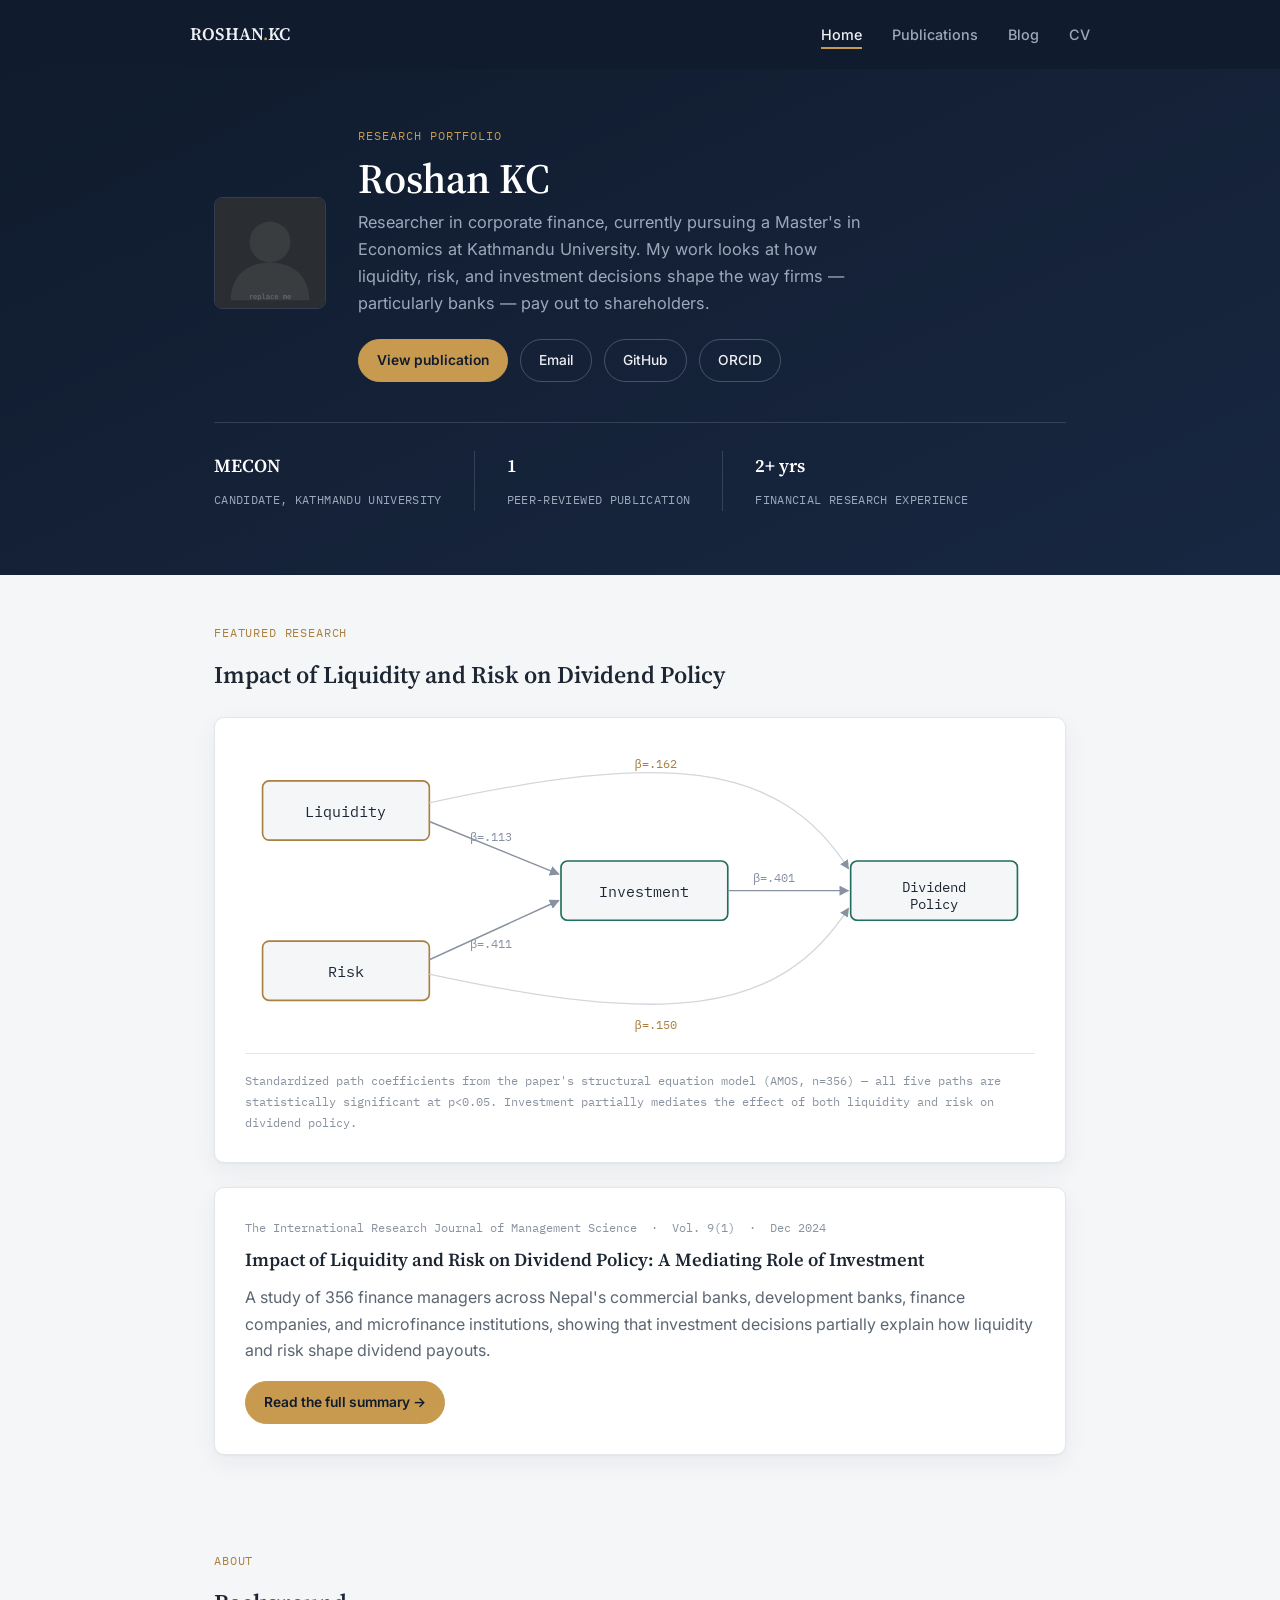
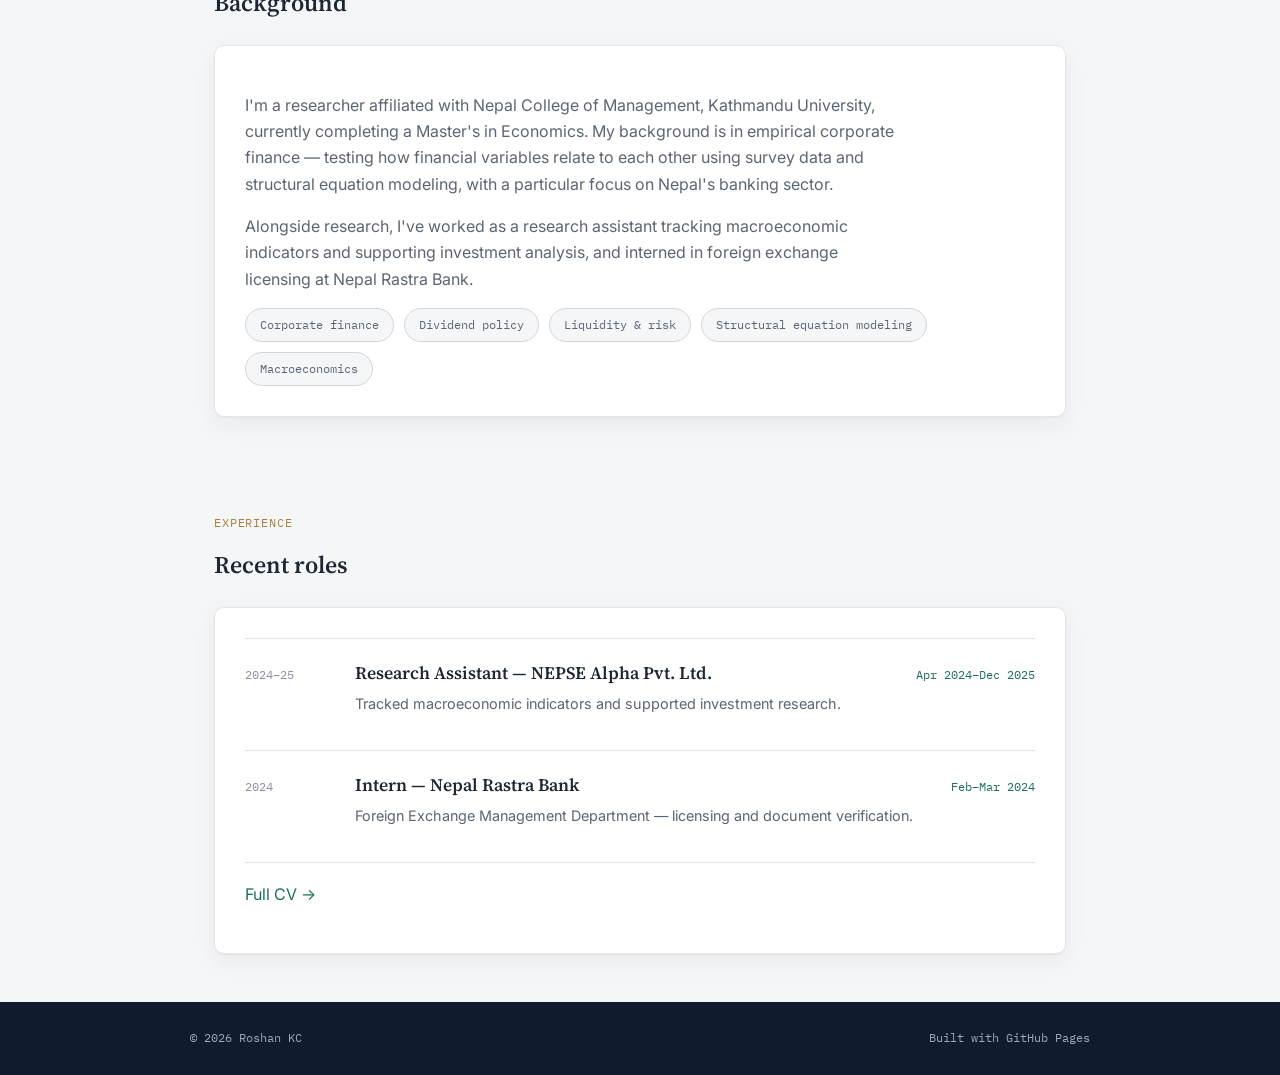
<file: index.html>
<!DOCTYPE html>
<html lang="en">
<head>
<meta charset="UTF-8">
<meta name="viewport" content="width=device-width, initial-scale=1.0">
<title>Roshan KC — Research</title>
<meta name="description" content="Research portfolio of Roshan KC — corporate finance, liquidity, risk, and dividend policy.">
<link rel="stylesheet" href="style.css">
</head>
<body>

<div class="topbar-outer">
  <div class="wrap topbar">
    <div class="brand">ROSHAN<span class="dot">.</span>KC</div>
    <ul>
      <li><a href="index.html" class="active">Home</a></li>
      <li><a href="publications.html">Publications</a></li>
      <li><a href="blog.html">Blog</a></li>
      <li><a href="cv.html">CV</a></li>
    </ul>
  </div>
</div>

<div class="hero-band">
  <div class="wrap">
    <div class="hero-inner">
      <img src="photo-placeholder.svg" alt="Photo of Roshan KC">
      <div>
        <div class="eyebrow">Research portfolio</div>
        <h1>Roshan KC</h1>
        <p class="lede">
          Researcher in corporate finance, currently pursuing a Master's in
          Economics at Kathmandu University. My work looks at how liquidity,
          risk, and investment decisions shape the way firms — particularly
          banks — pay out to shareholders.
        </p>
        <div class="btn-row">
          <a class="btn btn-solid" href="publications.html">View publication</a>
          <a class="btn" href="mailto:roshankc2468@gmail.com">Email</a>
          <a class="btn" href="https://github.com/iamroshankc" target="_blank" rel="noopener">GitHub</a>
          <a class="btn" href="https://orcid.org/0009-0005-8117-1470" target="_blank" rel="noopener">ORCID</a>
        </div>
      </div>
    </div>

    <div class="stat-strip">
      <div class="stat-chip">
        <span class="num">MECON</span>
        <span class="label">Candidate, Kathmandu University</span>
      </div>
      <div class="stat-chip">
        <span class="num">1</span>
        <span class="label">Peer-reviewed publication</span>
      </div>
      <div class="stat-chip">
        <span class="num">2+ yrs</span>
        <span class="label">Financial research experience</span>
      </div>
    </div>
  </div>
</div>

<div class="wrap">

  <section class="section">
    <div class="eyebrow">Featured research</div>
    <h2>Impact of Liquidity and Risk on Dividend Policy</h2>

    <div class="card">
      <div class="diagram-card">
        <svg viewBox="0 0 720 264" xmlns="http://www.w3.org/2000/svg">
          <defs>
            <marker id="arrow" viewBox="0 0 10 10" refX="9" refY="5" markerWidth="7" markerHeight="7" orient="auto-start-reverse">
              <path d="M0,0 L10,5 L0,10 z" fill="#8992A0"></path>
            </marker>
          </defs>

          <rect x="16" y="30" width="152" height="54" rx="6" fill="#F5F6F8" stroke="#A9803F" stroke-width="1.5"></rect>
          <text x="92" y="63" text-anchor="middle" font-family="IBM Plex Mono, monospace" font-size="14" fill="#1C2733">Liquidity</text>

          <rect x="16" y="176" width="152" height="54" rx="6" fill="#F5F6F8" stroke="#A9803F" stroke-width="1.5"></rect>
          <text x="92" y="209" text-anchor="middle" font-family="IBM Plex Mono, monospace" font-size="14" fill="#1C2733">Risk</text>

          <rect x="288" y="103" width="152" height="54" rx="6" fill="#F5F6F8" stroke="#1F6F5C" stroke-width="1.5"></rect>
          <text x="364" y="136" text-anchor="middle" font-family="IBM Plex Mono, monospace" font-size="14" fill="#1C2733">Investment</text>

          <rect x="552" y="103" width="152" height="54" rx="6" fill="#F5F6F8" stroke="#1F6F5C" stroke-width="1.5"></rect>
          <text x="628" y="131" text-anchor="middle" font-family="IBM Plex Mono, monospace" font-size="13" fill="#1C2733">Dividend</text>
          <text x="628" y="147" text-anchor="middle" font-family="IBM Plex Mono, monospace" font-size="13" fill="#1C2733">Policy</text>

          <!-- Liquidity -> Investment -->
          <line x1="168" y1="67" x2="286" y2="115" stroke="#8992A0" stroke-width="1.3" marker-end="url(#arrow)"></line>
          <text x="205" y="85" font-family="IBM Plex Mono, monospace" font-size="11" fill="#8992A0">β=.113</text>

          <!-- Risk -> Investment -->
          <line x1="168" y1="193" x2="286" y2="139" stroke="#8992A0" stroke-width="1.3" marker-end="url(#arrow)"></line>
          <text x="205" y="182" font-family="IBM Plex Mono, monospace" font-size="11" fill="#8992A0">β=.411</text>

          <!-- Investment -> Dividend -->
          <line x1="440" y1="130" x2="550" y2="130" stroke="#8992A0" stroke-width="1.3" marker-end="url(#arrow)"></line>
          <text x="463" y="122" font-family="IBM Plex Mono, monospace" font-size="11" fill="#8992A0">β=.401</text>

          <!-- Liquidity -> Dividend (direct) -->
          <path d="M168,50 C 380,4 486,10 550,110" fill="none" stroke="#D2D7DD" stroke-width="1.2" marker-end="url(#arrow)"></path>
          <text x="355" y="18" font-family="IBM Plex Mono, monospace" font-size="11" fill="#A9803F">β=.162</text>

          <!-- Risk -> Dividend (direct) -->
          <path d="M168,206 C 380,252 486,246 550,146" fill="none" stroke="#D2D7DD" stroke-width="1.2" marker-end="url(#arrow)"></path>
          <text x="355" y="256" font-family="IBM Plex Mono, monospace" font-size="11" fill="#A9803F">β=.150</text>
        </svg>
        <div class="caption">
          Standardized path coefficients from the paper's structural equation
          model (AMOS, n=356) — all five paths are statistically significant
          at p&lt;0.05. Investment partially mediates the effect of both
          liquidity and risk on dividend policy.
        </div>
      </div>
    </div>

    <div class="card pub-teaser">
      <div class="journal-meta">The International Research Journal of Management Science &nbsp;·&nbsp; Vol. 9(1) &nbsp;·&nbsp; Dec 2024</div>
      <h3><a href="publications.html">Impact of Liquidity and Risk on Dividend Policy: A Mediating Role of Investment</a></h3>
      <p>
        A study of 356 finance managers across Nepal's commercial banks,
        development banks, finance companies, and microfinance institutions,
        showing that investment decisions partially explain how liquidity and
        risk shape dividend payouts.
      </p>
      <a class="btn btn-solid" href="publications.html">Read the full summary &rarr;</a>
    </div>
  </section>

  <section class="section">
    <div class="eyebrow">About</div>
    <h2>Background</h2>
    <div class="card">
      <div class="prose">
        <p>
          I'm a researcher affiliated with Nepal College of Management,
          Kathmandu University, currently completing a Master's in Economics.
          My background is in empirical corporate finance — testing how
          financial variables relate to each other using survey data and
          structural equation modeling, with a particular focus on Nepal's
          banking sector.
        </p>
        <p>
          Alongside research, I've worked as a research assistant tracking
          macroeconomic indicators and supporting investment analysis, and
          interned in foreign exchange licensing at Nepal Rastra Bank.
        </p>
      </div>
      <div class="tags">
        <span class="tag">Corporate finance</span>
        <span class="tag">Dividend policy</span>
        <span class="tag">Liquidity &amp; risk</span>
        <span class="tag">Structural equation modeling</span>
        <span class="tag">Macroeconomics</span>
      </div>
    </div>
  </section>

  <section class="section">
    <div class="eyebrow">Experience</div>
    <h2>Recent roles</h2>
    <div class="card">
      <div class="entries">
        <div class="entry">
          <span class="date">2024–25</span>
          <div>
            <span class="title" style="cursor:default;">Research Assistant — NEPSE Alpha Pvt. Ltd.</span>
            <p class="excerpt">Tracked macroeconomic indicators and supported investment research.</p>
          </div>
          <span class="tag-mini">Apr 2024–Dec 2025</span>
        </div>
        <div class="entry">
          <span class="date">2024</span>
          <div>
            <span class="title" style="cursor:default;">Intern — Nepal Rastra Bank</span>
            <p class="excerpt">Foreign Exchange Management Department — licensing and document verification.</p>
          </div>
          <span class="tag-mini">Feb–Mar 2024</span>
        </div>
      </div>
      <p style="margin-top:18px;"><a href="cv.html#experience">Full CV &rarr;</a></p>
    </div>
  </section>

</div>

<div class="footer-outer">
  <div class="wrap footer-band">
    <span>&copy; 2026 Roshan KC</span>
    <span>Built with GitHub Pages</span>
  </div>
</div>

</body>
</html>
</file>
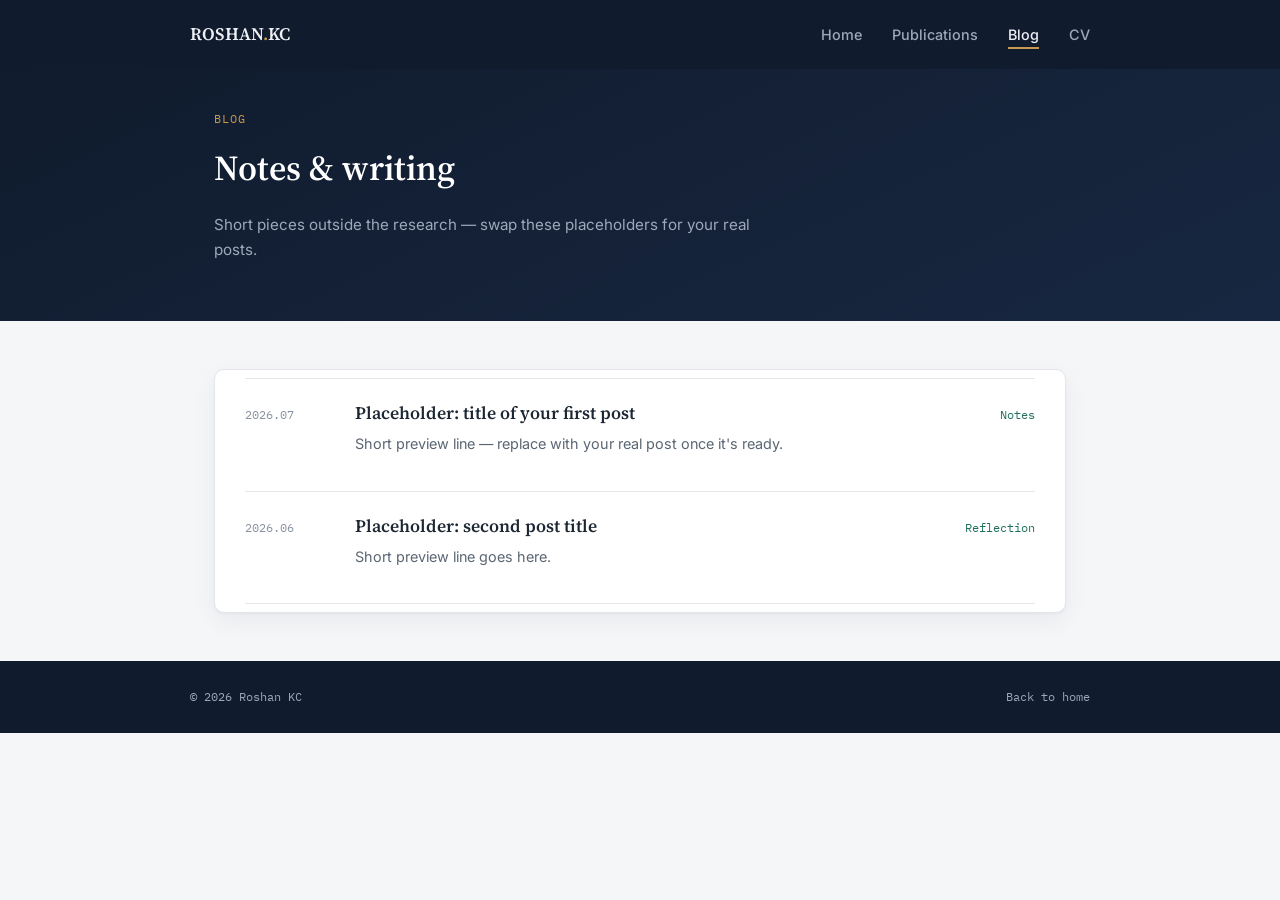
<file: blog.html>
<!DOCTYPE html>
<html lang="en">
<head>
<meta charset="UTF-8">
<meta name="viewport" content="width=device-width, initial-scale=1.0">
<title>Blog — Roshan KC</title>
<link rel="stylesheet" href="style.css">
</head>
<body>

<div class="topbar-outer">
  <div class="wrap topbar">
    <div class="brand">ROSHAN<span class="dot">.</span>KC</div>
    <ul>
      <li><a href="index.html">Home</a></li>
      <li><a href="publications.html">Publications</a></li>
      <li><a href="blog.html" class="active">Blog</a></li>
      <li><a href="cv.html">CV</a></li>
    </ul>
  </div>
</div>

<div class="page-band">
  <div class="wrap">
    <div class="eyebrow">Blog</div>
    <h1>Notes &amp; writing</h1>
    <p class="sub">Short pieces outside the research — swap these placeholders for your real posts.</p>
  </div>
</div>

<div class="wrap">
  <section class="section">
    <div class="card" style="padding: 8px 30px;">
      <div class="entries">
        <div class="entry">
          <span class="date">2026.07</span>
          <div>
            <a class="title" href="#">Placeholder: title of your first post</a>
            <p class="excerpt">Short preview line — replace with your real post once it's ready.</p>
          </div>
          <span class="tag-mini">Notes</span>
        </div>
        <div class="entry">
          <span class="date">2026.06</span>
          <div>
            <a class="title" href="#">Placeholder: second post title</a>
            <p class="excerpt">Short preview line goes here.</p>
          </div>
          <span class="tag-mini">Reflection</span>
        </div>
      </div>
    </div>
  </section>
</div>

<div class="footer-outer">
  <div class="wrap footer-band">
    <span>&copy; 2026 Roshan KC</span>
    <span><a href="index.html">Back to home</a></span>
  </div>
</div>

</body>
</html>
</file>
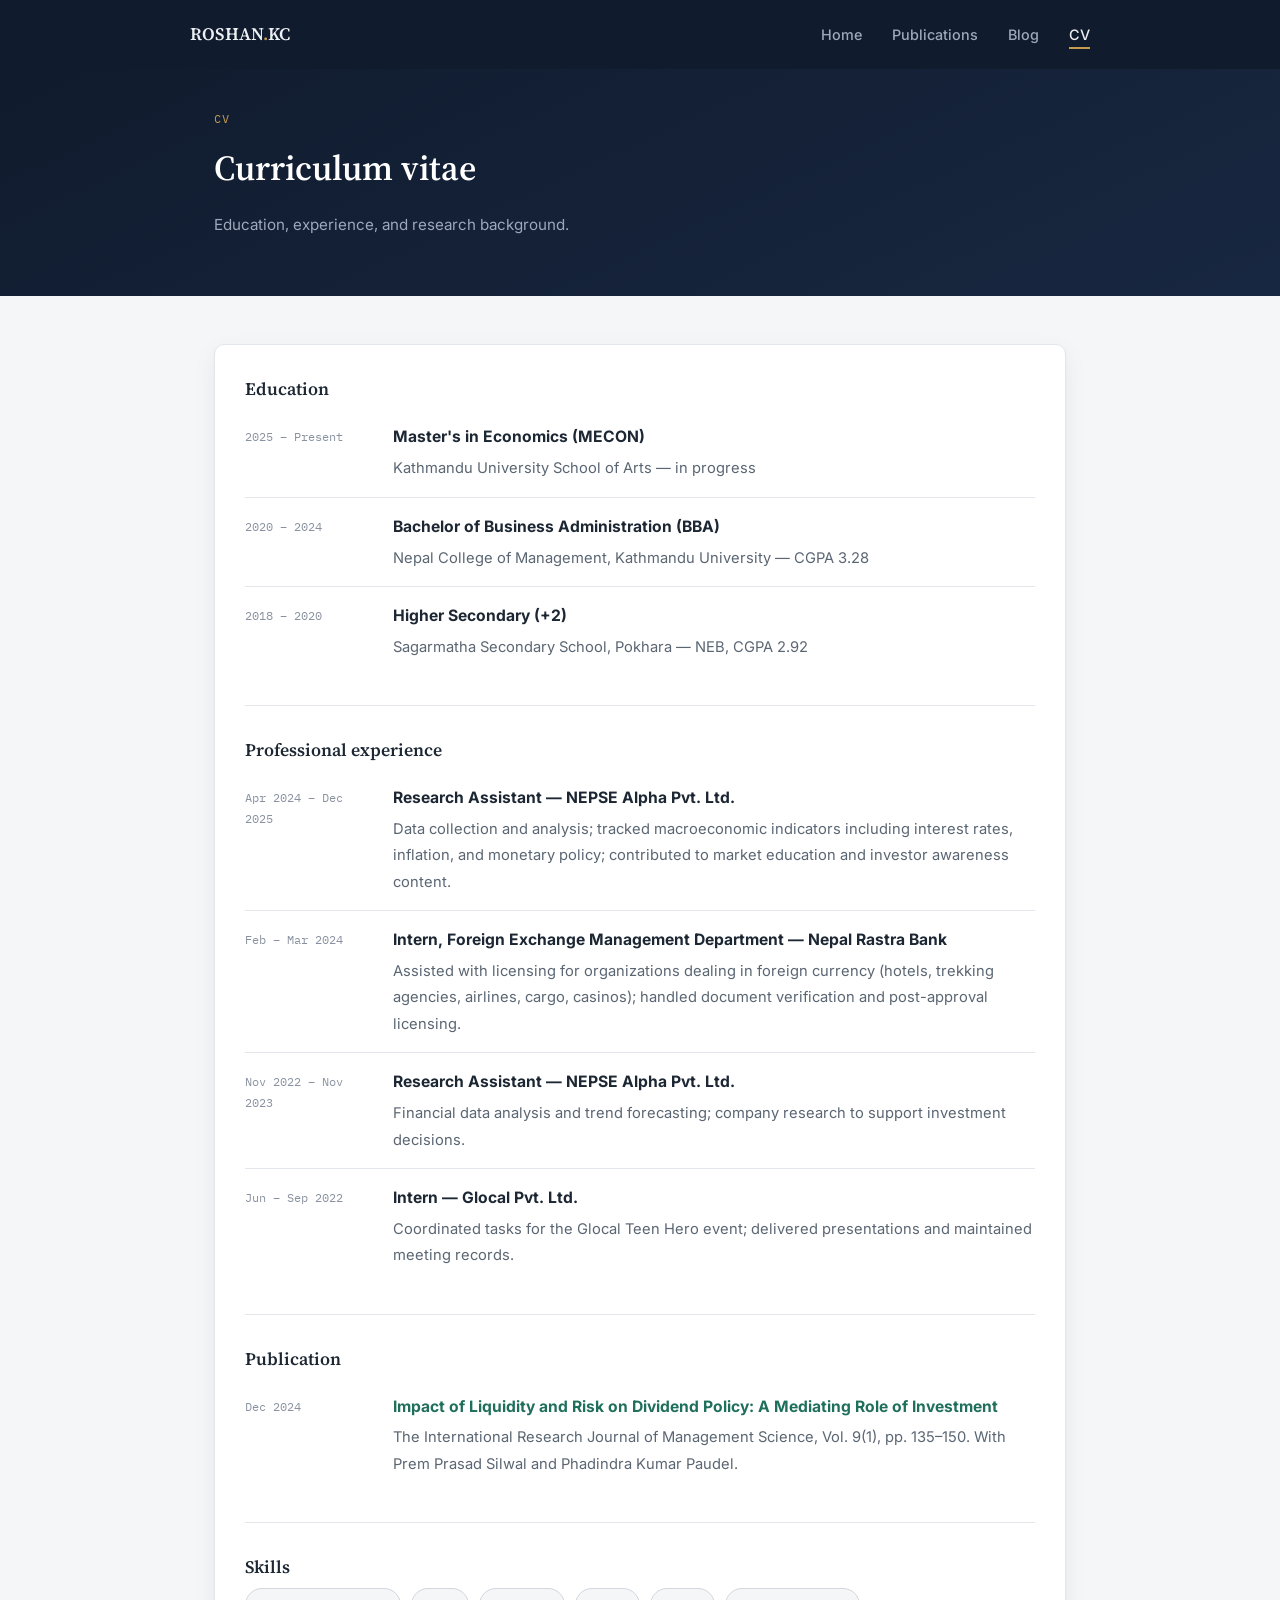
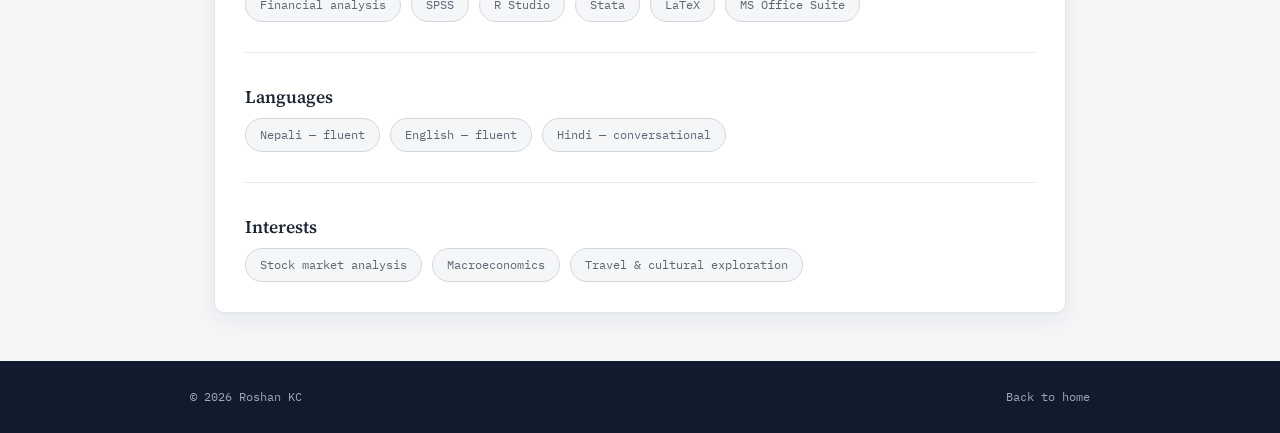
<file: cv.html>
<!DOCTYPE html>
<html lang="en">
<head>
<meta charset="UTF-8">
<meta name="viewport" content="width=device-width, initial-scale=1.0">
<title>CV — Roshan KC</title>
<link rel="stylesheet" href="style.css">
</head>
<body>

<div class="topbar-outer">
  <div class="wrap topbar">
    <div class="brand">ROSHAN<span class="dot">.</span>KC</div>
    <ul>
      <li><a href="index.html">Home</a></li>
      <li><a href="publications.html">Publications</a></li>
      <li><a href="blog.html">Blog</a></li>
      <li><a href="cv.html" class="active">CV</a></li>
    </ul>
  </div>
</div>

<div class="page-band">
  <div class="wrap">
    <div class="eyebrow">CV</div>
    <h1>Curriculum vitae</h1>
    <p class="sub">Education, experience, and research background.</p>
  </div>
</div>

<div class="wrap">
  <section class="section">
    <div class="card">

      <div class="cv-block">
        <h3>Education</h3>
        <div class="cv-item">
          <div class="when">2025 – Present</div>
          <div class="what">
            <strong>Master's in Economics (MECON)</strong>
            <span>Kathmandu University School of Arts — in progress</span>
          </div>
        </div>
        <div class="cv-item">
          <div class="when">2020 – 2024</div>
          <div class="what">
            <strong>Bachelor of Business Administration (BBA)</strong>
            <span>Nepal College of Management, Kathmandu University — CGPA 3.28</span>
          </div>
        </div>
        <div class="cv-item">
          <div class="when">2018 – 2020</div>
          <div class="what">
            <strong>Higher Secondary (+2)</strong>
            <span>Sagarmatha Secondary School, Pokhara — NEB, CGPA 2.92</span>
          </div>
        </div>
      </div>

      <div class="cv-divider"></div>

      <div class="cv-block" id="experience">
        <h3>Professional experience</h3>
        <div class="cv-item">
          <div class="when">Apr 2024 – Dec 2025</div>
          <div class="what">
            <strong>Research Assistant — NEPSE Alpha Pvt. Ltd.</strong>
            <span>Data collection and analysis; tracked macroeconomic indicators including interest rates, inflation, and monetary policy; contributed to market education and investor awareness content.</span>
          </div>
        </div>
        <div class="cv-item">
          <div class="when">Feb – Mar 2024</div>
          <div class="what">
            <strong>Intern, Foreign Exchange Management Department — Nepal Rastra Bank</strong>
            <span>Assisted with licensing for organizations dealing in foreign currency (hotels, trekking agencies, airlines, cargo, casinos); handled document verification and post-approval licensing.</span>
          </div>
        </div>
        <div class="cv-item">
          <div class="when">Nov 2022 – Nov 2023</div>
          <div class="what">
            <strong>Research Assistant — NEPSE Alpha Pvt. Ltd.</strong>
            <span>Financial data analysis and trend forecasting; company research to support investment decisions.</span>
          </div>
        </div>
        <div class="cv-item">
          <div class="when">Jun – Sep 2022</div>
          <div class="what">
            <strong>Intern — Glocal Pvt. Ltd.</strong>
            <span>Coordinated tasks for the Glocal Teen Hero event; delivered presentations and maintained meeting records.</span>
          </div>
        </div>
      </div>

      <div class="cv-divider"></div>

      <div class="cv-block">
        <h3>Publication</h3>
        <div class="cv-item">
          <div class="when">Dec 2024</div>
          <div class="what">
            <strong><a href="publications.html">Impact of Liquidity and Risk on Dividend Policy: A Mediating Role of Investment</a></strong>
            <span>The International Research Journal of Management Science, Vol. 9(1), pp. 135–150. With Prem Prasad Silwal and Phadindra Kumar Paudel.</span>
          </div>
        </div>
      </div>

      <div class="cv-divider"></div>

      <div class="cv-block">
        <h3>Skills</h3>
        <div class="tags">
          <span class="tag">Financial analysis</span>
          <span class="tag">SPSS</span>
          <span class="tag">R Studio</span>
          <span class="tag">Stata</span>
          <span class="tag">LaTeX</span>
          <span class="tag">MS Office Suite</span>
        </div>
      </div>

      <div class="cv-divider"></div>

      <div class="cv-block">
        <h3>Languages</h3>
        <div class="tags">
          <span class="tag">Nepali — fluent</span>
          <span class="tag">English — fluent</span>
          <span class="tag">Hindi — conversational</span>
        </div>
      </div>

      <div class="cv-divider"></div>

      <div class="cv-block">
        <h3>Interests</h3>
        <div class="tags">
          <span class="tag">Stock market analysis</span>
          <span class="tag">Macroeconomics</span>
          <span class="tag">Travel &amp; cultural exploration</span>
        </div>
      </div>

    </div>
  </section>
</div>

<div class="footer-outer">
  <div class="wrap footer-band">
    <span>&copy; 2026 Roshan KC</span>
    <span><a href="index.html">Back to home</a></span>
  </div>
</div>

</body>
</html>
</file>
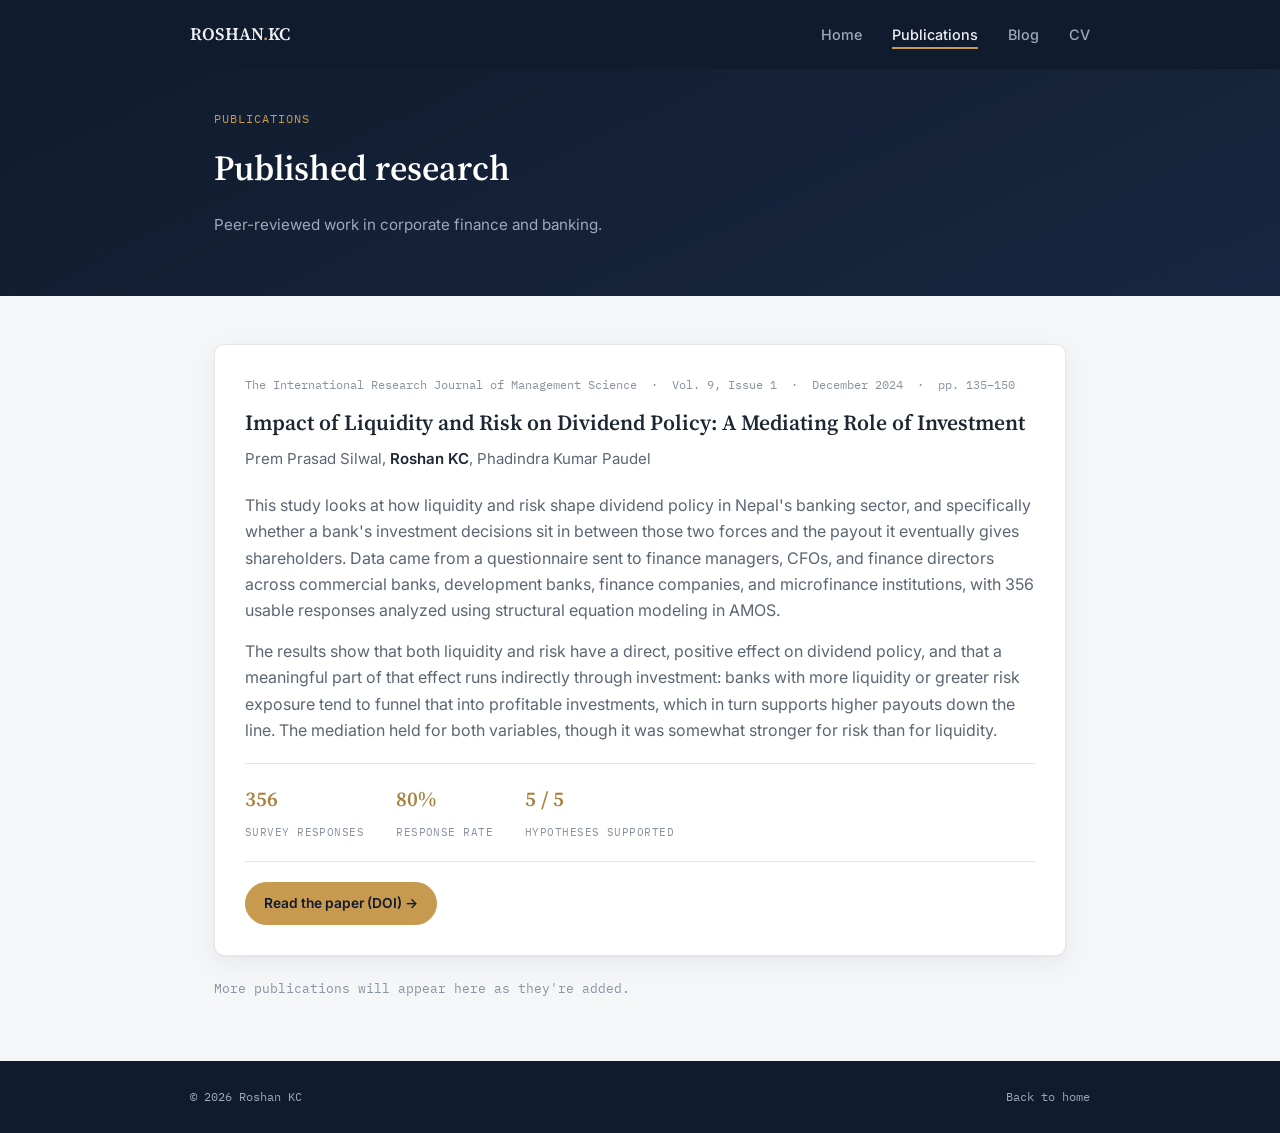
<file: publications.html>
<!DOCTYPE html>
<html lang="en">
<head>
<meta charset="UTF-8">
<meta name="viewport" content="width=device-width, initial-scale=1.0">
<title>Publications — Roshan KC</title>
<link rel="stylesheet" href="style.css">
</head>
<body>

<div class="topbar-outer">
  <div class="wrap topbar">
    <div class="brand">ROSHAN<span class="dot">.</span>KC</div>
    <ul>
      <li><a href="index.html">Home</a></li>
      <li><a href="publications.html" class="active">Publications</a></li>
      <li><a href="blog.html">Blog</a></li>
      <li><a href="cv.html">CV</a></li>
    </ul>
  </div>
</div>

<div class="page-band">
  <div class="wrap">
    <div class="eyebrow">Publications</div>
    <h1>Published research</h1>
    <p class="sub">Peer-reviewed work in corporate finance and banking.</p>
  </div>
</div>

<div class="wrap">
  <section class="section">
    <div class="card pub-card">
      <div class="journal-meta">The International Research Journal of Management Science &nbsp;·&nbsp; Vol. 9, Issue 1 &nbsp;·&nbsp; December 2024 &nbsp;·&nbsp; pp. 135–150</div>
      <h3>Impact of Liquidity and Risk on Dividend Policy: A Mediating Role of Investment</h3>
      <div class="authors">Prem Prasad Silwal, <span class="me">Roshan KC</span>, Phadindra Kumar Paudel</div>

      <p>
        This study looks at how liquidity and risk shape dividend policy in
        Nepal's banking sector, and specifically whether a bank's investment
        decisions sit in between those two forces and the payout it eventually
        gives shareholders. Data came from a questionnaire sent to finance
        managers, CFOs, and finance directors across commercial banks,
        development banks, finance companies, and microfinance institutions,
        with 356 usable responses analyzed using structural equation modeling
        in AMOS.
      </p>
      <p>
        The results show that both liquidity and risk have a direct, positive
        effect on dividend policy, and that a meaningful part of that effect
        runs indirectly through investment: banks with more liquidity or
        greater risk exposure tend to funnel that into profitable investments,
        which in turn supports higher payouts down the line. The mediation
        held for both variables, though it was somewhat stronger for risk than
        for liquidity.
      </p>

      <div class="stats">
        <div class="stat">
          <span class="num">356</span>
          <span class="label">Survey responses</span>
        </div>
        <div class="stat">
          <span class="num">80%</span>
          <span class="label">Response rate</span>
        </div>
        <div class="stat">
          <span class="num">5 / 5</span>
          <span class="label">Hypotheses supported</span>
        </div>
      </div>

      <div class="cta">
        <a class="btn btn-solid" href="https://doi.org/10.3126/irjms.v9i1.72719" target="_blank" rel="noopener" style="color:#101B2D;">Read the paper (DOI) &rarr;</a>
      </div>
    </div>

    <p style="margin-top:22px; color: var(--ink-faint); font-family: var(--mono); font-size:0.82rem;">
      More publications will appear here as they're added.
    </p>
  </section>
</div>

<div class="footer-outer">
  <div class="wrap footer-band">
    <span>&copy; 2026 Roshan KC</span>
    <span><a href="index.html">Back to home</a></span>
  </div>
</div>

</body>
</html>
</file>
<file: style.css>
/* ============================================================
   Roshan KC — professional research portfolio, v3
   Palette: deep navy + brass/gold + a paper-white working area.
   Signature: the paper's own path model, presented as a single
   clean "signal card" on the home page.
   ============================================================ */

@import url('https://fonts.googleapis.com/css2?family=Source+Serif+4:opsz,wght@8..60,500;8..60,600;8..60,700&family=Inter:wght@400;500;600;700&family=IBM+Plex+Mono:wght@400;500&display=swap');

:root {
  --navy: #101B2D;
  --navy-2: #182741;
  --paper: #F5F6F8;
  --card: #FFFFFF;
  --ink: #1C2733;
  --ink-dim: #5B6673;
  --ink-faint: #8992A0;
  --gold: #A9803F;
  --gold-bright: #C79A50;
  --teal: #1F6F5C;
  --border: #E3E6EA;
  --border-strong: #D2D7DD;
  --on-navy: #EDEFF3;
  --on-navy-dim: #9DA8BB;

  --display: 'Source Serif 4', Georgia, serif;
  --body: 'Inter', system-ui, sans-serif;
  --mono: 'IBM Plex Mono', monospace;

  --shadow-card: 0 1px 2px rgba(16,27,45,0.04), 0 8px 24px rgba(16,27,45,0.06);
}

* { box-sizing: border-box; }
html { scroll-behavior: smooth; }

body {
  margin: 0;
  background: var(--paper);
  color: var(--ink);
  font-family: var(--body);
  line-height: 1.65;
  -webkit-font-smoothing: antialiased;
}

a { color: var(--teal); text-decoration: none; }
a:hover { color: var(--gold); }
a:focus-visible, button:focus-visible {
  outline: 2px solid var(--gold);
  outline-offset: 3px;
}

.wrap {
  max-width: 900px;
  margin: 0 auto;
  padding: 0 24px;
}

/* ---------- Top bar ---------- */

.topbar-outer {
  background: var(--navy);
}

.topbar {
  display: flex;
  align-items: center;
  justify-content: space-between;
  padding: 20px 0;
}

.topbar .brand {
  font-family: var(--display);
  font-weight: 600;
  font-size: 1.1rem;
  color: var(--on-navy);
  letter-spacing: 0.01em;
}

.topbar .brand .dot { color: var(--gold-bright); }

.topbar ul {
  list-style: none;
  display: flex;
  gap: 30px;
  margin: 0;
  padding: 0;
  font-family: var(--body);
  font-weight: 500;
  font-size: 0.9rem;
}

.topbar a { color: var(--on-navy-dim); }
.topbar a:hover, .topbar a.active { color: var(--on-navy); }
.topbar a.active { border-bottom: 2px solid var(--gold-bright); padding-bottom: 4px; }

/* ---------- Hero band (home page) ---------- */

.hero-band {
  background: linear-gradient(155deg, var(--navy) 0%, var(--navy-2) 100%);
  padding: 56px 0 64px;
}

.hero-inner {
  display: flex;
  gap: 32px;
  align-items: center;
  flex-wrap: wrap;
}

.hero-inner img {
  width: 112px;
  height: 112px;
  border-radius: 8px;
  border: 1px solid rgba(255,255,255,0.14);
  object-fit: cover;
  flex-shrink: 0;
}

.hero-band .eyebrow {
  font-family: var(--mono);
  font-size: 0.78rem;
  color: var(--gold-bright);
  text-transform: uppercase;
  letter-spacing: 0.08em;
  margin-bottom: 10px;
}

.hero-band h1 {
  font-family: var(--display);
  font-weight: 600;
  font-size: clamp(2rem, 4.5vw, 2.6rem);
  color: #fff;
  margin: 0 0 8px;
  line-height: 1.1;
}

.hero-band p.lede {
  color: var(--on-navy-dim);
  max-width: 52ch;
  font-size: 1.02rem;
  margin: 0 0 22px;
}

.btn-row {
  display: flex;
  gap: 12px;
  flex-wrap: wrap;
}

.btn {
  display: inline-flex;
  align-items: center;
  gap: 6px;
  font-family: var(--body);
  font-weight: 500;
  font-size: 0.86rem;
  padding: 9px 18px;
  border-radius: 999px;
  border: 1px solid rgba(255,255,255,0.22);
  color: var(--on-navy);
  transition: background 0.15s ease, border-color 0.15s ease;
}

.btn:hover {
  background: rgba(255,255,255,0.08);
  border-color: rgba(255,255,255,0.4);
  color: #fff;
}

.btn.btn-solid {
  background: var(--gold-bright);
  border-color: var(--gold-bright);
  color: var(--navy);
  font-weight: 600;
}

.btn.btn-solid:hover {
  background: #D6AC63;
  color: var(--navy);
}

/* ---------- Stat strip (home hero) ---------- */

.stat-strip {
  display: flex;
  gap: 0;
  margin-top: 40px;
  padding-top: 28px;
  border-top: 1px solid rgba(255,255,255,0.14);
  flex-wrap: wrap;
}

.stat-chip {
  padding: 0 32px 0 0;
  margin-right: 32px;
  border-right: 1px solid rgba(255,255,255,0.14);
}

.stat-chip:last-child { border-right: none; }

.stat-chip .num {
  display: block;
  font-family: var(--display);
  font-weight: 600;
  font-size: 1.15rem;
  color: #fff;
  margin-bottom: 4px;
}

.stat-chip .label {
  font-family: var(--mono);
  font-size: 0.72rem;
  color: var(--on-navy-dim);
  text-transform: uppercase;
  letter-spacing: 0.03em;
}

/* ---------- Publication teaser (home featured-research section) ---------- */

.pub-teaser .journal-meta {
  font-family: var(--mono);
  font-size: 0.76rem;
  color: var(--ink-faint);
  margin-bottom: 10px;
}

.pub-teaser h3 {
  font-family: var(--display);
  font-weight: 600;
  font-size: 1.15rem;
  margin: 0 0 12px;
  line-height: 1.3;
}

.pub-teaser h3 a { color: var(--ink); }
.pub-teaser h3 a:hover { color: var(--gold); }

.pub-teaser p {
  color: var(--ink-dim);
  margin: 0 0 18px;
}

/* ---------- Page band (non-home pages) ---------- */

.page-band {
  background: linear-gradient(155deg, var(--navy) 0%, var(--navy-2) 100%);
  padding: 40px 0 44px;
}

.page-band .eyebrow {
  font-family: var(--mono);
  font-size: 0.75rem;
  color: var(--gold-bright);
  text-transform: uppercase;
  letter-spacing: 0.08em;
  margin-bottom: 10px;
}

.page-band h1 {
  font-family: var(--display);
  font-weight: 600;
  font-size: clamp(1.7rem, 4vw, 2.2rem);
  color: #fff;
  margin: 0 0 6px;
}

.page-band .sub {
  color: var(--on-navy-dim);
  font-size: 0.95rem;
  max-width: 56ch;
}

/* ---------- Content sections ---------- */

.section {
  padding: 48px 0;
}

.section .eyebrow {
  font-family: var(--mono);
  font-size: 0.75rem;
  color: var(--gold);
  text-transform: uppercase;
  letter-spacing: 0.07em;
  margin-bottom: 12px;
}

.section h2 {
  font-family: var(--display);
  font-weight: 600;
  font-size: 1.5rem;
  margin: 0 0 22px;
  color: var(--ink);
}

/* ---------- Cards ---------- */

.card {
  background: var(--card);
  border: 1px solid var(--border);
  border-radius: 10px;
  box-shadow: var(--shadow-card);
  padding: 30px;
}

.card + .card { margin-top: 24px; }

.prose p {
  color: var(--ink-dim);
  max-width: 66ch;
}

.tags {
  display: flex;
  flex-wrap: wrap;
  gap: 10px;
  margin-top: 6px;
}

.tag {
  font-family: var(--mono);
  font-size: 0.76rem;
  color: var(--ink-dim);
  border: 1px solid var(--border-strong);
  border-radius: 999px;
  padding: 6px 14px;
  background: var(--paper);
}

/* ---------- Path diagram card ---------- */

.diagram-card svg { width: 100%; height: auto; display: block; }

.diagram-card .caption {
  font-family: var(--mono);
  font-size: 0.78rem;
  color: var(--ink-faint);
  margin-top: 16px;
  padding-top: 16px;
  border-top: 1px solid var(--border);
}

/* ---------- Publication card ---------- */

.pub-card .journal-meta {
  font-family: var(--mono);
  font-size: 0.76rem;
  color: var(--ink-faint);
  margin-bottom: 14px;
}

.pub-card h3 {
  font-family: var(--display);
  font-weight: 600;
  font-size: 1.35rem;
  margin: 0 0 10px;
  line-height: 1.28;
  color: var(--ink);
}

.pub-card .authors {
  font-size: 0.94rem;
  color: var(--ink-dim);
  margin-bottom: 20px;
}

.pub-card .authors .me {
  color: var(--ink);
  font-weight: 600;
}

.pub-card p { color: var(--ink-dim); margin: 0 0 14px; }

.pub-card .stats {
  display: flex;
  gap: 32px;
  flex-wrap: wrap;
  margin: 20px 0;
  padding: 18px 0;
  border-top: 1px solid var(--border);
  border-bottom: 1px solid var(--border);
}

.pub-card .stat .num {
  font-family: var(--display);
  font-weight: 600;
  font-size: 1.3rem;
  color: var(--gold);
  display: block;
}

.pub-card .stat .label {
  font-family: var(--mono);
  font-size: 0.7rem;
  color: var(--ink-faint);
  text-transform: uppercase;
  letter-spacing: 0.04em;
}

.pub-card .cta { margin-top: 4px; }

/* ---------- Blog entries ---------- */

.entries { display: flex; flex-direction: column; }

.entry {
  display: grid;
  grid-template-columns: 92px 1fr auto;
  gap: 18px;
  align-items: baseline;
  padding: 20px 0;
  border-bottom: 1px solid var(--border);
}

.entry:first-child { border-top: 1px solid var(--border); }

.entry .date {
  font-family: var(--mono);
  font-size: 0.78rem;
  color: var(--ink-faint);
}

.entry .title {
  font-family: var(--display);
  font-weight: 600;
  font-size: 1.1rem;
  color: var(--ink);
}

.entry .title:hover { color: var(--gold); }

.entry .tag-mini {
  font-family: var(--mono);
  font-size: 0.72rem;
  color: var(--teal);
  text-align: right;
  white-space: nowrap;
}

.entry .excerpt {
  grid-column: 2 / 3;
  color: var(--ink-dim);
  font-size: 0.9rem;
  margin-top: 4px;
}

/* ---------- CV ---------- */

.cv-block { margin-bottom: 8px; }
.cv-block:last-child { margin-bottom: 0; }

.cv-block h3 {
  font-family: var(--display);
  font-weight: 600;
  font-size: 1.1rem;
  margin: 0 0 4px;
  color: var(--ink);
}

.cv-item {
  display: grid;
  grid-template-columns: 130px 1fr;
  gap: 18px;
  padding: 16px 0;
  border-bottom: 1px solid var(--border);
}

.cv-item:last-child { border-bottom: none; }

.cv-item .when {
  font-family: var(--mono);
  font-size: 0.78rem;
  color: var(--ink-faint);
  padding-top: 2px;
}

.cv-item .what strong {
  display: block;
  color: var(--ink);
  font-size: 0.98rem;
  margin-bottom: 4px;
}

.cv-item .what span {
  color: var(--ink-dim);
  font-size: 0.92rem;
}

.cv-divider {
  height: 1px;
  background: var(--border);
  margin: 30px 0;
}

/* ---------- Footer ---------- */

.footer-outer { background: var(--navy); }

.footer-band {
  padding: 26px 0;
  font-family: var(--mono);
  font-size: 0.76rem;
  color: var(--on-navy-dim);
  display: flex;
  justify-content: space-between;
  flex-wrap: wrap;
  gap: 12px;
}

.footer-band a { color: var(--on-navy-dim); }
.footer-band a:hover { color: var(--gold-bright); }

/* ---------- Responsive ---------- */

@media (max-width: 640px) {
  .topbar { flex-direction: column; align-items: flex-start; gap: 14px; }
  .topbar ul { gap: 18px; flex-wrap: wrap; }
  .hero-inner { flex-direction: column; align-items: flex-start; }
  .card { padding: 22px; }
  .entry { grid-template-columns: 1fr; gap: 4px; }
  .entry .tag-mini { text-align: left; }
  .entry .excerpt { grid-column: 1; }
  .cv-item { grid-template-columns: 1fr; gap: 4px; }
  .pub-card .stats { gap: 22px; }
}
</file>
